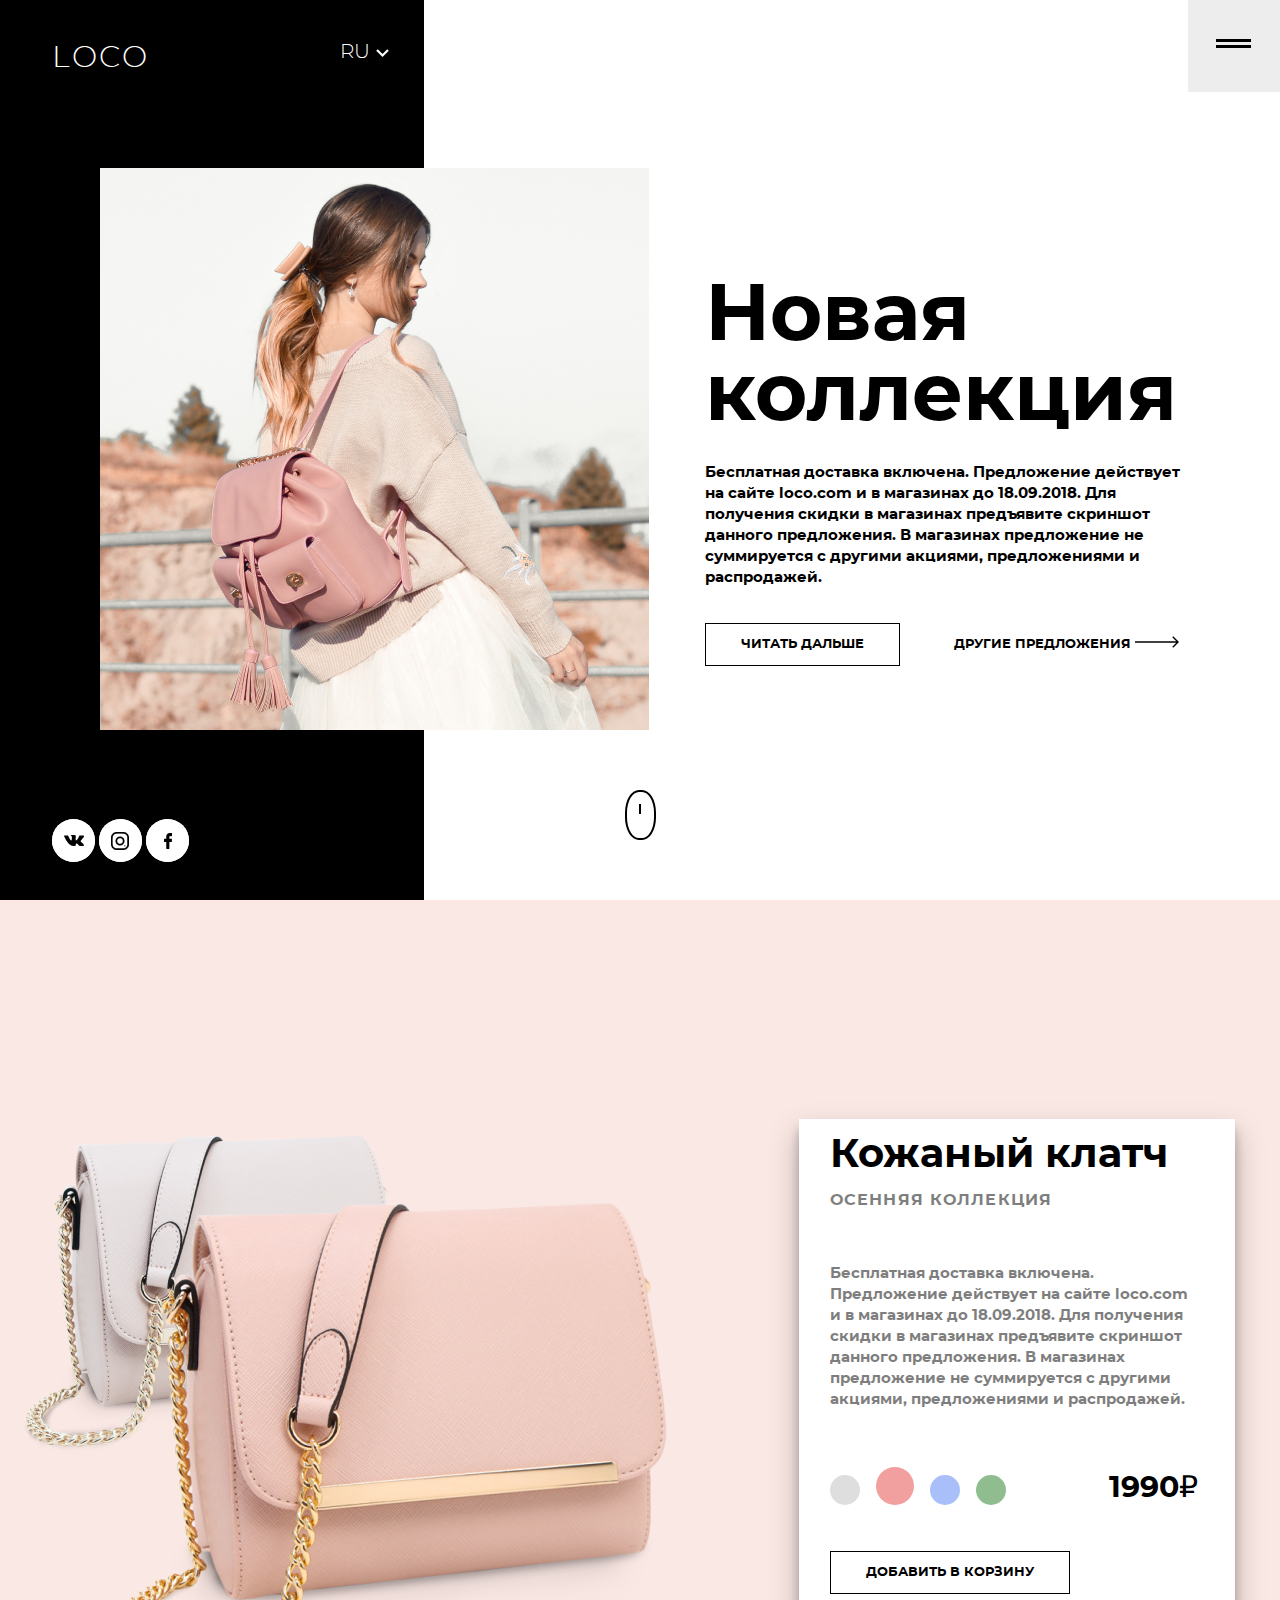
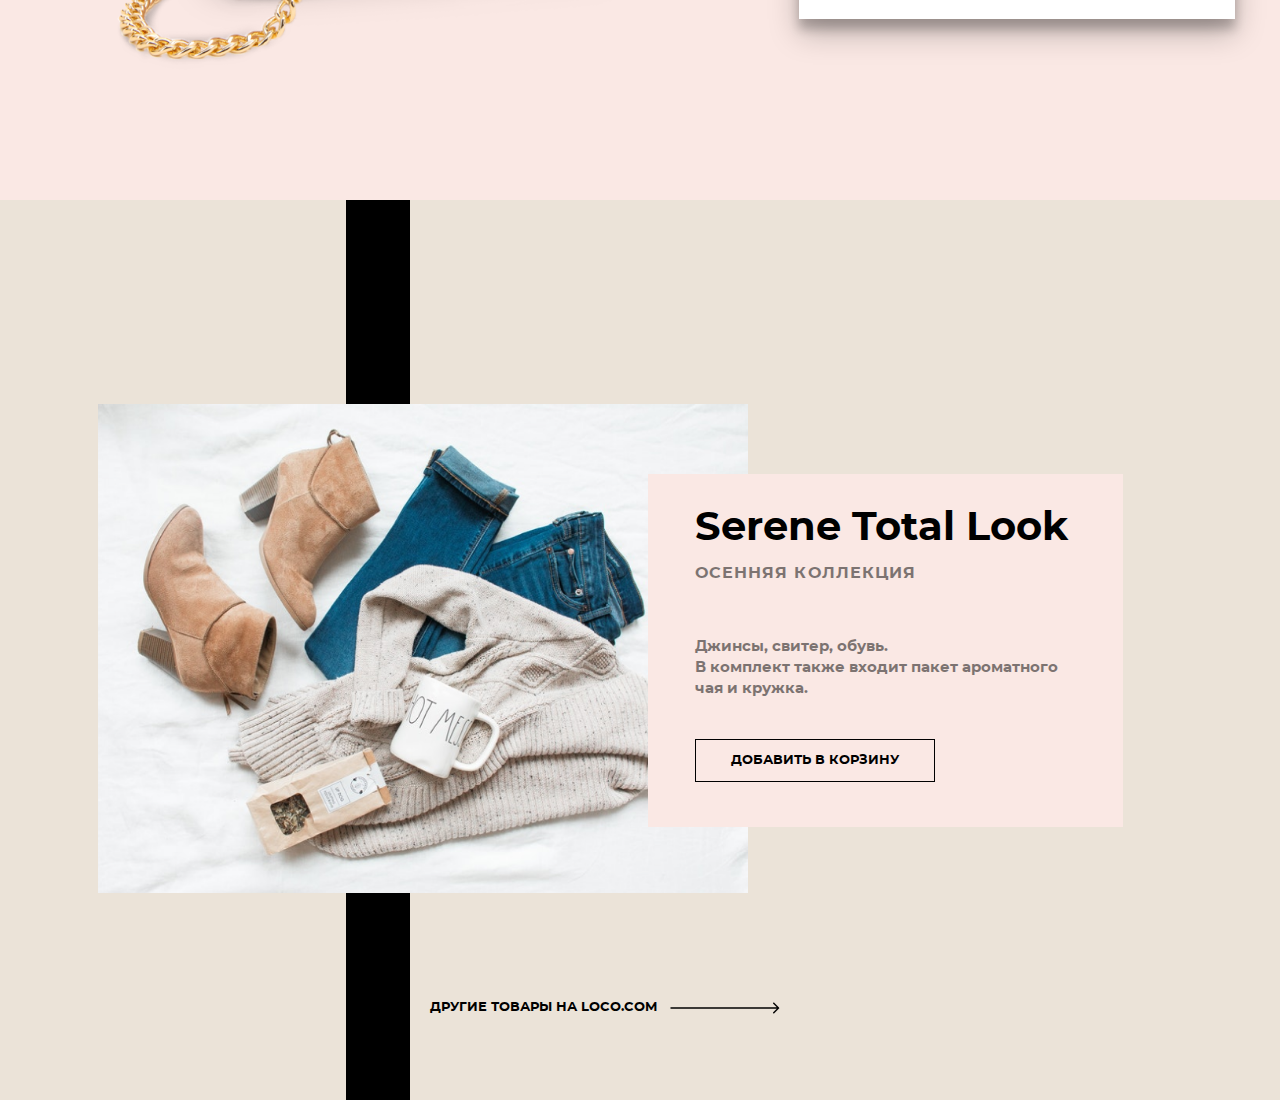
<file: index.html>
<!doctype html>
<html>
  <head>
    <meta charset="UTF-8">
    <meta name="viewport" content="width=device-width">
    <link rel="stylesheet" href="./font.css">
    <link rel="stylesheet" href="./style.css">
    <title>LOCO</title>
  </head>
  <body>
    <div class="page1">
      <input id="menu__toggle" type="checkbox">
      <label class="header__burger" for="menu__toggle">
          <span></span>
      </label>
      <div class="rectngle">
        <div class="logo">LOCO</div>
        <div class="rectngle__lang">RU</div>
        <nav class="nav">
          <div class="vk">
            <a class="vk" href=""></a>
          </div>
          <div class="inst">
            <a class="inst" href="https://www.instagram.com/ms.zulya/"></a>
          </div>
          <div class="fb">
             <a class="fb" href=""></a>
          </div>
        </nav>
      </div>
      <div class="block">
        <div class="img">
          <img class="img__descop" src="img/girl.png" alt="Девушка с рюкзаком">
        </div>
        <div class="conteiner">
          <div class="heading">Новая коллекция</div>
          <div class="section">
            <p class="text">Бесплатная доставка включена. Предложение действует на сайте loco.com и в магазинах до 18.09.2018. Для получения скидки в магазинах предъявите скриншот данного предложения. В магазинах предложение не суммируется с другими акциями, предложениями и распродажей.</p>
            <a class="btn" href="">Читать дальше</a>
            <a class="button" href="">Другие предложения</a>
            <img class="arrow" src="img/arrow.png" alt="arrow">
          </div>
        </div>
      </div>
      <div class="scrolling">
        <div class="scrolling__line"></div>
      </div>
      <div class="arrow-down">
        <p><i class="down"></i><p>
      </div>
    </div>
    <div class="page2">
      <div class="wrap">
      <div class="row">
        <div class="imgs">
          <img class="bag" src="img/pinkbag.png" alt="Bag">
        </div>
        <div class="wrap_part">
        <div class="box">
          <h2 class="title">Кожаный клатч</h2>
          <h3 class="subtitle">ОСЕННЯЯ КОЛЛЕКЦИЯ</h3>
          <p class="text text_opacity">Бесплатная доставка включена. Предложение действует на сайте loco.com и в магазинах до 18.09.2018. Для получения скидки в магазинах предъявите скриншот данного предложения. В магазинах предложение не суммируется с другими акциями, предложениями и распродажей.</p>
          <div class="box__color-cost">
            <div>
              <div class="circle circle_purple"></div>
              <div class="circle circle_pink"></div>
              <div class="circle circle_blue"></div>
              <div class="circle circle_green"></div>
            </div>
            <div class="cost">1990₽</div>
          </div>
          <a class="btn btn_cost" href="">+ 1 -</a>
          <a class="btn btn_next" href="">ДОБАВИТЬ В КОРЗИНУ</a>
        </div>
      <div class="next-page">ДРУГИЕ ТОВАРЫ НА LOCO.COM</div>
    </div>
    </div>
  </div>
</div>
    <div class="page3">
        <div class="wrapper">
          <div class="pic">
            <img class="look" src="img/look.png" alt="look">
          </div>
          <div class="textbox">
            <h2 class="title">Serene Total Look</h2>
            <h3 class="subtitle">ОСЕННЯЯ КОЛЛЕКЦИЯ</h3>
            <p class="text text_opacity textbox_text">Джинсы, свитер, обувь. <br> В комплект также входит пакет ароматного чая и кружка.</p>
            <a class="btn btn_cost" href="">+ 1 -</a>
            <a class="btn btn_next" href="">ДОБАВИТЬ В КОРЗИНУ</a>
          </div>
          <div class="page3__next-page">ДРУГИЕ ТОВАРЫ НА LOCO.COM</div>
        </div>
    </div>
  </body>
</html>
</file>
<file: font.css>
@font-face {
  font-family: 'montserratbold';
  src:
    url('fonts/montserrat-bold-webfont.woff2') format('woff2'),
    url('fonts/montserrat-bold-webfont.woff') format('woff');
  font-weight: normal;
  font-style: normal;
}

@font-face {
  font-family: 'montserratlight';
  src:
    url('fonts/montserrat-light-webfont.woff2') format('woff2'),
    url('fonts/montserrat-light-webfont.woff') format('woff');
  font-weight: normal;
  font-style: normal;
}
</file>
<file: style.css>
body {
  font-family: 'montserratlight', sans-serif;
  margin: 0 auto;
  max-width: 1500px;
}

.page1 {
  width: 100%;
  height: 900px;
  position: relative;
}

.rectngle {
  position: relative;
  width: 25%;
  height: 820px;
  background: #000;
  padding: 40px 52px;
  display: grid;
  grid-template: 95% 5%/90% 10%;
}

.logo {
  color: #fff;
  display: inline-block;
  font-size: 30px;
  line-height: 37px;
  letter-spacing: 0.07em;
}

.rectngle__lang {
  color: #fff;
  background: url('img/lang__switch.png') right no-repeat;
  padding: 0 18px 0 0;
  font-size: 20px;
  line-height: 24px;
  height: 25px;
  width: 31px;
}

.inst {
  background: #fff url('img/inst_cir.png') center no-repeat;
  width: 43px;
  height: 43px;
  border-radius: 50%;
  left: 52px;
  top: 816px;
  display: inline-block;
}

.inst:hover {
  background: linear-gradient(to bottom, #833ab4, #c13584, #f77737, #ffdc80);
}

.vk {
  background: #fff url('img/vk.png') center no-repeat;
  width: 43px;
  height: 43px;
  border-radius: 50%;
  left: 107px;
  top: 816px;
  display: inline-block;
}

.vk:hover {
  background: #5b88bd url('img/vk.png') center no-repeat;
}

.fb {
  background: #fff url('img/fb.png') center no-repeat;
  width: 43px;
  height: 43px;
  border-radius: 50%;
  left: 162px;
  top: 816px;
  display: inline-block;
}

.fb:hover {
  background: #4267b2 url('img/fb.png') center no-repeat;
}

.block {
  position: absolute;
  top: 168px;
  display: flex;
  justify-content: center;
  align-items: center;
  width: 100%;
  max-width: 1500px;
}

.img {
  margin-right: 56px;
}

.img__descop {
  display: inline-block;
}

.conteiner {
  display: inline-block;
  max-width: 475px;
  top: 100px;
  width: 100%;
  padding-top: 40px;
}

.heading {
  font-family: 'montserratbold', sans-serif;
  font-size: 80px;
  margin-bottom: 26px;
}

.text {
  font-family: 'montserratbold', sans-serif;
  color: black;
  font-size: 15px;
  line-height: 21px;
  margin: 0 0 35px 0;
}

.btn {
  border: 1.5px solid #000;
  text-decoration: none;
  font-family: 'montserratbold', sans-serif;
  font-size: 13px;
  padding: 14px 35px;
  color: #000;
  text-transform: uppercase;
  display: inline-block;
}

.btn:hover {
  box-shadow: 5px 5px 5px rgba(0, 0, 0, 0.2);
}

.button {
  text-decoration: none;
  font-family: 'montserratbold', sans-serif;
  font-size: 13px;
  line-height: 21px;
  color: #000;
  text-transform: uppercase;
  margin-left: 50px;
}

.button:hover {
  text-shadow: 1px 1px 2px #dcdcdc;
}

.scrolling {
  position: absolute;
  top: 815px;
  width: 27px;
  height: 46px;
  border: 2px solid #000;
  border-radius: 45%;
  left: 0;
  right: 0;
  margin: 0 auto;
  transform: translate(0, -50%);
}

.scrolling__line {
  position: absolute;
  border: 1.5px solid #000;
  height: 8.21px;
  left: 12.27px;
  top: 11.5px;
}

#menu__toggle {
  display: none;
}

.header__burger {
  right: 0;
  position: absolute;
  width: 92px;
  height: 92px;
  background-color: #ededed;
}

.header__burger > span,
.header__burger > span::after {
  display: block;
  position: absolute;
  width: 34.7px;
  height: 3.48px;
  margin-left: 28px;
  top: 39px;
  background-color: #000;
}

.header__burger > span::after {
  content: '';
  margin-left: 0;
  top: 6px;
}

@media (max-width: 1100px) {
  .img {
    margin-left: 40px;
  }

  .img__descop {
    width: 100%;
    min-width: 340px;
  }

  .section {
    padding-right: 40px;
  }

  .heading {
    font-size: 50px;
  }

  .text {
    font-size: 13px;
  }

  .btn {
    font-size: 13px;
    margin-bottom: 30px;
    display: inline-block;
    line-height: 15px;
  }

  .button,
  .arrow {
    display: none;
  }
}

@media (max-width: 780px) {
  .page1 {
    overflow: hidden;
  }

  .rectngle {
    background: #fff;
    padding: 0;
    height: 69px;
  }

  .logo {
    color: #000;
    position: absolute;
    top: 14px;
    left: 24px;
  }

  .nav {
    display: none;
  }

  .block {
    display: block;
    top: 69px;
    height: 831px;
    background: url(img/girl.png) center/cover no-repeat;
  }

  .section {
    display: none;
  }

  .scrolling,
  .btn {
    display: none;
  }

  .header__burger {
    width: 69px;
    height: 69px;
  }

  .header__burger > span {
    top: 29px;
    margin-left: 21px;
  }

  .header__burger > span::after {
    content: '';
    margin-left: 0;
  }

  .img {
    margin: 0;
    height: 100%;
  }

  .img__descop {
    opacity: 0;
  }

  .heading {
    position: absolute;
    margin: 0;
    top: 80%;
    left: 25px;
    padding-right: 14px;
  }

  p {
    margin: 0;
  }

  .arrow-down {
    position: absolute;
    display: flex;
    justify-content: center;
    width: 100%;
    top: 90%;
  }

  i {
    position: absolute;
    border: solid black;
    border-width: 0 3px 3px 0;
    display: inline-block;
    padding: 10px;
  }

  .down {
    transform: rotate(45deg);
    -webkit-transform: rotate(45deg);
  }
}

@media (max-width: 515px) {
  .page1 {
    position: relative;
    min-width: 375px;
    height: 596px;
  }

  .img__descop {
    opacity: 0;
  }

  .block {
    min-width: 375px;
    background: url(img/girl_mobile.png) center/cover no-repeat;
    height: 527px;
  }

  .heading {
    position: absolute;
    top: 70%;
  }

  i {
    top: 90%;
  }
}

.page2 {
  width: 100%;
  height: 900px;
  background: #fae8e4;
  position: relative;
}

.wrap {
  max-width: 1220px;
  margin: 0 auto;
  padding-left: 50px;
  height: 100%;
}

.row {
  display: flex;
  justify-content: space-between;
  align-items: center;
  top: 30px;
  position: relative;
}

.bag {
  padding-left: 90px;
  background: url(img/whitebag.png) 0 180px no-repeat;
}

.wrap_part {
  padding-top: 30px;
}

.box {
  background-color: #fff;
  padding: 40px 65px 44px 55px;
  max-width: 368px;
  box-shadow: 0 14px 28px rgba(0, 0, 0, 0.25), 0 10px 10px rgba(0, 0, 0, 0.22);
}

.title {
  font-size: 40px;
  line-height: 41px;
  font-family: 'montserratbold', sans-serif;
  margin: 0;
}

.subtitle {
  font-size: 16px;
  line-height: 16px;
  letter-spacing: 0.07em;
  opacity: 0.5;
  font-family: 'montserratbold', sans-serif;
  margin-bottom: 55px;
}

.text_opacity {
  opacity: 0.5;
  margin-bottom: 55px;
}

.box__color-cost {
  display: flex;
  justify-content: space-between;
  align-items: center;
}

.circle {
  display: inline-block;
  margin-right: 12px;
  border-radius: 50%;
  height: 30px;
  width: 30px;
}

.circle_purple {
  background: #dedede;
}

.circle_pink {
  background-color: #f29f9f;
  height: 38px;
  width: 38px;
}

.circle_blue {
  background-color: #a8bff9;
}

.circle_green {
  background-color: #90bd8f;
  margin-right: 0;
}

.cost {
  font-size: 40px;
  line-height: 56px;
  text-align: right;
  font-family: 'montserratbold', sans-serif;
}

.btn_cost {
  margin-right: 15px;
}

.btn_next {
  margin-right: 0;
  margin-top: 40px;
}

.next-page {
  background: url(img/long_arrow.png) right no-repeat;
  width: 488px;
  font-size: 13px;
  line-height: 16px;
  margin-top: 39px;
  font-family: 'montserratbold', sans-serif;
}

.next-page:hover {
  color: #696969;
  cursor: pointer;
}

@media (max-width: 1300px) {
  .wrap {
    padding-right: 30px;
    padding-left: 0;
  }

  .btn_cost {
    display: none;
  }

  .cost {
    font-size: 30px;
    line-height: 46px;
  }

  .box {
    padding: 16px 37px 25px 31px;
    min-width: 270px;
  }

  .next-page {
    display: none;
  }
}

@media (max-width: 1100px) {
  .bag {
    padding-left: 0;
    background: none;
    width: 100%;
  }

  .box {
    margin-left: 0;
  }

  .circle {
    margin-right: 9px;
    height: 23px;
    width: 23px;
  }

  .circle_pink {
    height: 30px;
    width: 30px;
  }
}

@media (max-width: 900px) {
  .row {
    top: 90px;
  }
}

@media (max-width: 780px) {
  .row {
    flex-direction: column;
    top: 0;
  }

  .wrap {
    padding: 0;
  }

  .imgs {
    width: 224px;
  }

  .wrap_part {
    padding: 0;
  }

  .bag {
    width: 100%;
  }

  .btn {
    margin-left: 50px;
  }

  .btn_next {
    display: inline-block;
    width: 169px;
    text-align: center;
    margin-top: 15px;
    margin-bottom: 0;
    padding: 14px 50px;
  }
}

@media (max-width: 515px) {
  .page2 {
    height: 596px;
    min-width: 375px;
  }

  .imgs {
    width: 224px;
    height: 240px;
    margin-bottom: 30px;
    background: url(img/pinkbag-mobile.png) center/cover no-repeat;
  }

  .bag {
    opacity: 0;
  }

  .box {
    max-width: 252px;
  }

  .title {
    font-size: 20px;
    line-height: 20px;
    margin: 0;
  }

  .subtitle {
    font-size: 10px;
    margin: 0;
  }

  .btn {
    margin-left: 0;
  }

  .text {
    font-size: 9px;
    line-height: 13px;
    margin: 15px auto;
    text-align: left;
  }

  .cost {
    font-size: 20px;
  }
}

.page3 {
  position: relative;
  height: 900px;
  background: linear-gradient(to right, #ebe3d8 27%, #000 27%, #000 32%, #ebe3d8 32%);
}

.wrapper {
  display: flex;
  justify-content: center;
  align-items: center;
  height: 100%;
  padding-left: 40px;
}

.pic {
  width: 827px;
  position: relative;
  display: inline-block;
  z-index: 1;
}

.look {
  width: 100%;
}

.textbox {
  background: #fae8e4;
  padding: 34px 53px 45px 47px;
  display: inline-block;
  width: 375px;
  position: relative;
  z-index: 2;
  left: -100px;
}

.textbox_text {
  margin: 0;
}

.page3__next-page {
  background: url(img/arrow_page3.png) right no-repeat;
  width: 350px;
  font-size: 13px;
  line-height: 16px;
  top: 650px;
  font-family: 'montserratbold', sans-serif;
  position: absolute;
  left: 948px;
}

.page3__next-page:hover {
  color: #696969;
  cursor: pointer;
}

@media (max-width: 1315px) {
  .pic {
    width: 650px;
  }

  .page3__next-page {
    left: 430px;
    top: 800px;
  }
}

@media (max-width: 780px) {
  .wrapper {
    flex-direction: column;
    padding: 0 10px 0 10px;
  }

  .textbox {
    left: 0;
    top: -20px;
  }

  .page3__next-page {
    left: 250px;
    top: 850px;
  }
}

@media (max-width: 660px) {
  .pic {
    width: 400px;
  }

  .page3__next-page {
    top: 800px;
    width: 153px;
    height: 50px;
    font-size: 15px;
    line-height: 18px;
    background: url(img/arrow_page3.png) bottom left no-repeat;
  }
}

@media (max-width: 515px) {
  .page3 {
    background: linear-gradient(to right, #ebe3d8 27%, #000 27%, #000 37%, #ebe3d8 37%);
    height: 596px;
    min-width: 375px;
  }

  .wrapper {
    justify-content: flex-start;
    padding: 34px 10px 0 10px;
    height: auto;
  }

  .pic {
    width: 350px;
  }

  .textbox {
    padding: 23px 21px 28px 24px;
    width: 265px;
  }

  .page3__next-page {
    left: 188px;
    top: 510px;
  }
}
</file>
